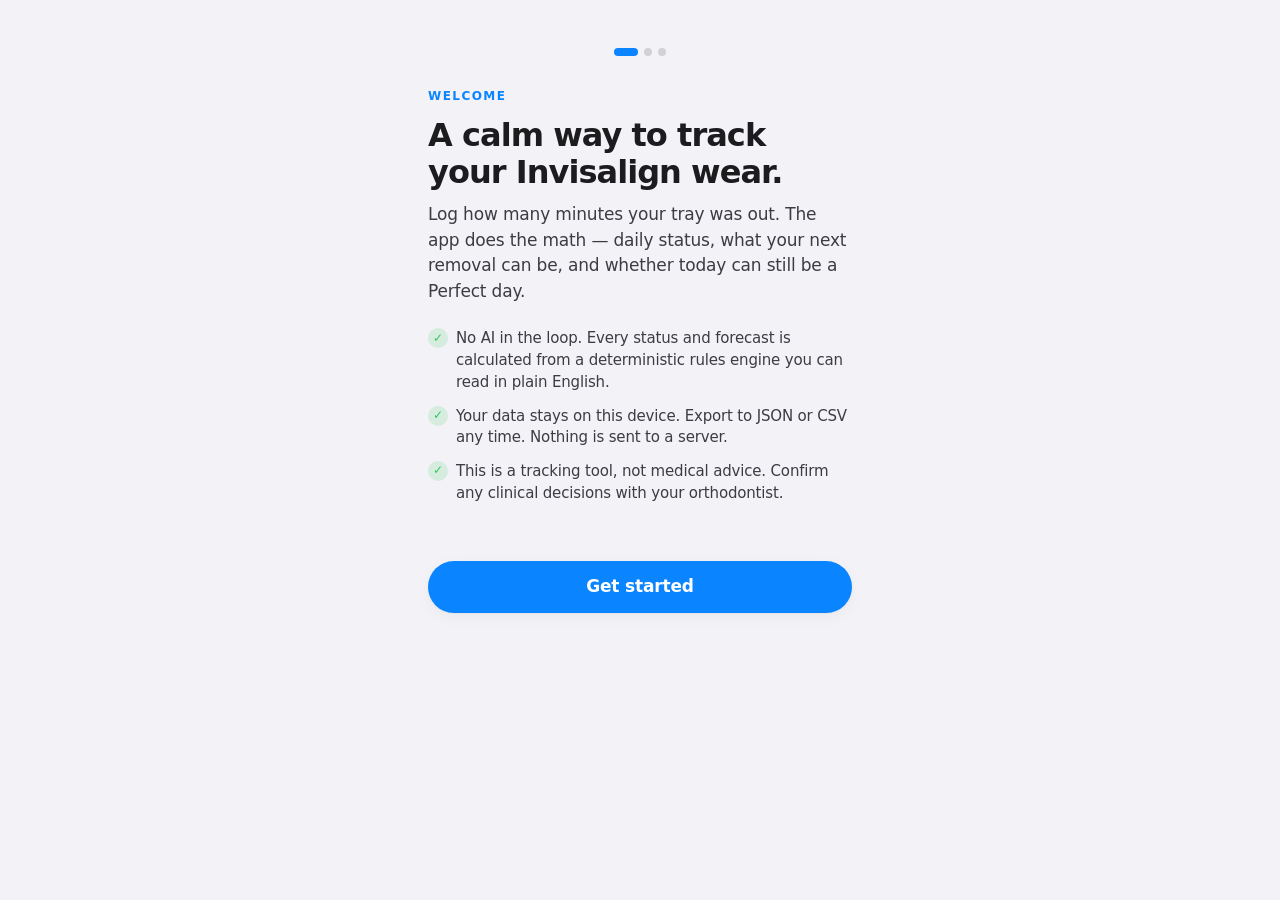
<file: index.html>
<!doctype html>
<html lang="en">
<head>
<meta charset="utf-8" />
<meta name="viewport" content="width=device-width, initial-scale=1, viewport-fit=cover, user-scalable=no" />
<meta name="apple-mobile-web-app-capable" content="yes" />
<meta name="apple-mobile-web-app-status-bar-style" content="black-translucent" />
<meta name="theme-color" content="#000000" media="(prefers-color-scheme: dark)" />
<meta name="theme-color" content="#ffffff" media="(prefers-color-scheme: light)" />
<meta name="description" content="Track your Invisalign tray-out time and stay on target — every day. Deterministic, local-first, private." />
<link rel="manifest" href="manifest.webmanifest" />
<link rel="icon" type="image/svg+xml" href="icon-192.svg" />
<link rel="apple-touch-icon" href="icon-192.svg" />
<title>Invisalign Tracker</title>
<link rel="stylesheet" href="styles.css" />
</head>
<body>

<!-- App chrome: status-bar spacer, top header, main, bottom nav -->
<header class="app-header">
  <div class="tray-pill" id="trayPill" aria-label="Current tray">
    <span class="tray-pill__label">Tray</span>
    <span class="tray-pill__num" id="trayNum">—</span>
    <span class="tray-pill__of">of</span>
    <span class="tray-pill__total" id="trayTotal">—</span>
  </div>
</header>

<main id="main" class="app-main">
  <!-- Today -->
  <section class="screen screen--active" id="screen-today" aria-label="Today">
    <div class="screen-title">TODAY</div>
    <div class="today-grid" id="todayGrid"><!-- rendered by JS --></div>
    <div class="forecast-card" id="forecastCard"><!-- rendered by JS --></div>
    <div class="next-removal-card" id="nextRemovalCard"><!-- rendered by JS --></div>
    <div class="multi-removal-card" id="multiRemovalCard" hidden><!-- rendered by JS --></div>
    <div class="timer-card" id="timerCard" hidden><!-- rendered by JS --></div>
    <div class="add-row">
      <button class="btn btn--primary" id="addBtn">
        <span class="btn__plus" aria-hidden="true">+</span>
        <span>Add Removal</span>
      </button>
      <button class="btn btn--secondary timer-start-btn" id="startTimerBtn" type="button">
        <span class="btn__dot" aria-hidden="true"></span>
        <span>Start Timer</span>
      </button>
    </div>
  </section>

  <!-- History -->
  <section class="screen" id="screen-history" aria-label="History">
    <div class="screen-title">HISTORY</div>
    <div id="historyList" class="history-list"></div>
  </section>

  <!-- Tray -->
  <section class="screen" id="screen-tray" aria-label="Tray">
    <div class="screen-title">TRAY</div>
    <div id="trayContent" class="tray-content"></div>
  </section>

  <!-- Insights -->
  <section class="screen" id="screen-insights" aria-label="Insights">
    <div class="screen-title">INSIGHTS</div>
    <div id="insightsContent" class="insights-content"></div>
  </section>

  <!-- Settings -->
  <section class="screen" id="screen-settings" aria-label="Settings">
    <div class="screen-title">SETTINGS</div>
    <div id="settingsContent" class="settings-content"></div>
  </section>

  <!-- Day Detail (modal screen) -->
  <section class="screen" id="screen-day" aria-label="Day detail">
    <button class="back-btn" id="dayBackBtn" aria-label="Back">‹ Back</button>
    <div id="dayContent" class="day-content"></div>
  </section>
</main>

<!-- Bottom tab bar -->
<nav class="tabbar" role="tablist" aria-label="Primary">
  <button class="tab tab--active" data-screen="today" role="tab" aria-selected="true">
    <span class="tab__icon" aria-hidden="true">
      <svg viewBox="0 0 24 24" width="22" height="22"><circle cx="12" cy="12" r="9" fill="none" stroke="currentColor" stroke-width="1.6"/><path d="M12 7v5l3 2" fill="none" stroke="currentColor" stroke-width="1.6" stroke-linecap="round"/></svg>
    </span>
    <span class="tab__label">Today</span>
  </button>
  <button class="tab" data-screen="history" role="tab" aria-selected="false">
    <span class="tab__icon" aria-hidden="true">
      <svg viewBox="0 0 24 24" width="22" height="22"><rect x="4" y="5" width="16" height="15" rx="2" fill="none" stroke="currentColor" stroke-width="1.6"/><path d="M8 3v4M16 3v4M4 10h16" fill="none" stroke="currentColor" stroke-width="1.6" stroke-linecap="round"/></svg>
    </span>
    <span class="tab__label">History</span>
  </button>
  <button class="tab" data-screen="tray" role="tab" aria-selected="false">
    <span class="tab__icon" aria-hidden="true">
      <svg viewBox="0 0 24 24" width="22" height="22"><path d="M5 9c0-2 2-4 7-4s7 2 7 4v6c0 2-2 4-7 4s-7-2-7-4V9z" fill="none" stroke="currentColor" stroke-width="1.6"/><path d="M9 9v6M15 9v6" fill="none" stroke="currentColor" stroke-width="1.6"/></svg>
    </span>
    <span class="tab__label">Tray</span>
  </button>
  <button class="tab" data-screen="insights" role="tab" aria-selected="false">
    <span class="tab__icon" aria-hidden="true">
      <svg viewBox="0 0 24 24" width="22" height="22"><path d="M4 20V10M10 20V4M16 20v-7M22 20H2" fill="none" stroke="currentColor" stroke-width="1.6" stroke-linecap="round"/></svg>
    </span>
    <span class="tab__label">Insights</span>
  </button>
  <button class="tab" data-screen="settings" role="tab" aria-selected="false">
    <span class="tab__icon" aria-hidden="true">
      <svg viewBox="0 0 24 24" width="22" height="22"><circle cx="12" cy="12" r="3" fill="none" stroke="currentColor" stroke-width="1.6"/><path d="M19.4 15a1.7 1.7 0 0 0 .34 1.87l.06.06a2 2 0 1 1-2.83 2.83l-.06-.06a1.7 1.7 0 0 0-1.87-.34 1.7 1.7 0 0 0-1 1.55V21a2 2 0 1 1-4 0v-.09a1.7 1.7 0 0 0-1.11-1.55 1.7 1.7 0 0 0-1.87.34l-.06.06A2 2 0 1 1 4.16 16.93l.06-.06a1.7 1.7 0 0 0 .34-1.87 1.7 1.7 0 0 0-1.55-1H3a2 2 0 1 1 0-4h.09A1.7 1.7 0 0 0 4.56 9a1.7 1.7 0 0 0-.34-1.87l-.06-.06A2 2 0 1 1 7 4.24l.06.06a1.7 1.7 0 0 0 1.87.34H9a1.7 1.7 0 0 0 1-1.55V3a2 2 0 1 1 4 0v.09a1.7 1.7 0 0 0 1 1.55 1.7 1.7 0 0 0 1.87-.34l.06-.06a2 2 0 1 1 2.83 2.83l-.06.06a1.7 1.7 0 0 0-.34 1.87V9a1.7 1.7 0 0 0 1.55 1H21a2 2 0 1 1 0 4h-.09a1.7 1.7 0 0 0-1.55 1z" fill="none" stroke="currentColor" stroke-width="1.4"/></svg>
    </span>
    <span class="tab__label">Settings</span>
  </button>
</nav>

<!-- Add-Removal sheet -->
<div class="sheet" id="addSheet" hidden aria-hidden="true">
  <div class="sheet__backdrop" data-close></div>
  <div class="sheet__panel" role="dialog" aria-labelledby="addTitle">
    <div class="sheet__grabber" aria-hidden="true"></div>
    <h2 class="sheet__title" id="addTitle">Add Removal</h2>
    <p class="sheet__prompt" id="addPrompt">How many minutes?</p>
    <form id="addForm" autocomplete="off" novalidate>
      <input
        id="addInput"
        class="add-input"
        type="text"
        inputmode="numeric"
        pattern="[0-9]*"
        placeholder="e.g. 35"
        aria-label="Minutes"
        autofocus />
      <div class="add-time-wrap" id="addTimeWrap" hidden>
        <label class="add-input__label" for="addTime">Approximate time (optional)</label>
        <input
          id="addTime"
          class="add-input add-input--time"
          type="time"
          aria-label="Approximate time" />
        <p class="add-hint">Leave blank to use midday on that day.</p>
      </div>
      <p class="add-error" id="addError" hidden></p>
      <div class="sheet__actions">
        <button type="button" class="btn btn--ghost" data-close>Cancel</button>
        <button type="submit" class="btn btn--primary">Save</button>
      </div>
    </form>
  </div>
</div>

<!-- Edit-Event sheet -->
<div class="sheet" id="editSheet" hidden aria-hidden="true">
  <div class="sheet__backdrop" data-edit-close></div>
  <div class="sheet__panel" role="dialog" aria-labelledby="editTitle">
    <div class="sheet__grabber" aria-hidden="true"></div>
    <h2 class="sheet__title" id="editTitle">Edit Removal</h2>
    <p class="sheet__prompt">New duration (minutes)</p>
    <form id="editForm" autocomplete="off" novalidate>
      <input
        id="editInput"
        class="add-input"
        type="text"
        inputmode="numeric"
        pattern="[0-9]*"
        aria-label="Minutes" />
      <p class="add-error" id="editError" hidden></p>
      <div class="sheet__actions">
        <button type="button" class="btn btn--ghost" data-edit-close>Cancel</button>
        <button type="submit" class="btn btn--primary">Save</button>
      </div>
      <div class="sheet__danger">
        <button type="button" class="btn btn--danger" id="editDelete">Delete Event</button>
      </div>
    </form>
  </div>
</div>

<!-- Confirm dialog -->
<div class="sheet" id="confirmSheet" hidden aria-hidden="true">
  <div class="sheet__backdrop" data-confirm-close></div>
  <div class="sheet__panel sheet__panel--alert" role="alertdialog" aria-labelledby="confirmTitle">
    <h2 class="sheet__title" id="confirmTitle"></h2>
    <p class="sheet__prompt" id="confirmBody"></p>
    <div class="sheet__actions">
      <button type="button" class="btn btn--ghost" id="confirmCancel">Cancel</button>
      <button type="button" class="btn btn--danger" id="confirmOk">Confirm</button>
    </div>
  </div>
</div>

<!-- Onboarding overlay (first-run) -->
<div class="onboarding" id="onboarding" hidden>
  <div class="onboarding__panel" id="onboardingPanel" role="dialog" aria-modal="true">
    <div class="onboarding__progress" id="onboardingProgress" aria-hidden="true">
      <span class="onboarding__dot onboarding__dot--active"></span>
      <span class="onboarding__dot"></span>
      <span class="onboarding__dot"></span>
    </div>
    <div class="onboarding__content" id="onboardingContent"></div>
  </div>
</div>

<!-- Rules reference screen -->
<section class="screen" id="screen-rules" aria-label="Rules reference">
  <button class="back-btn" id="rulesBackBtn" aria-label="Back">‹ Back</button>
  <div id="rulesContent" class="rules-content"></div>
</section>

<!-- Toast: lives at body level so it stays visible no matter which
     screen is active (Today, Day Detail, Insights, etc.). -->
<div class="toast" id="toast" role="status" aria-live="polite" hidden></div>

<script src="rules.js"></script>
<script src="store.js"></script>
<script src="app.js"></script>
</body>
</html>
</file>
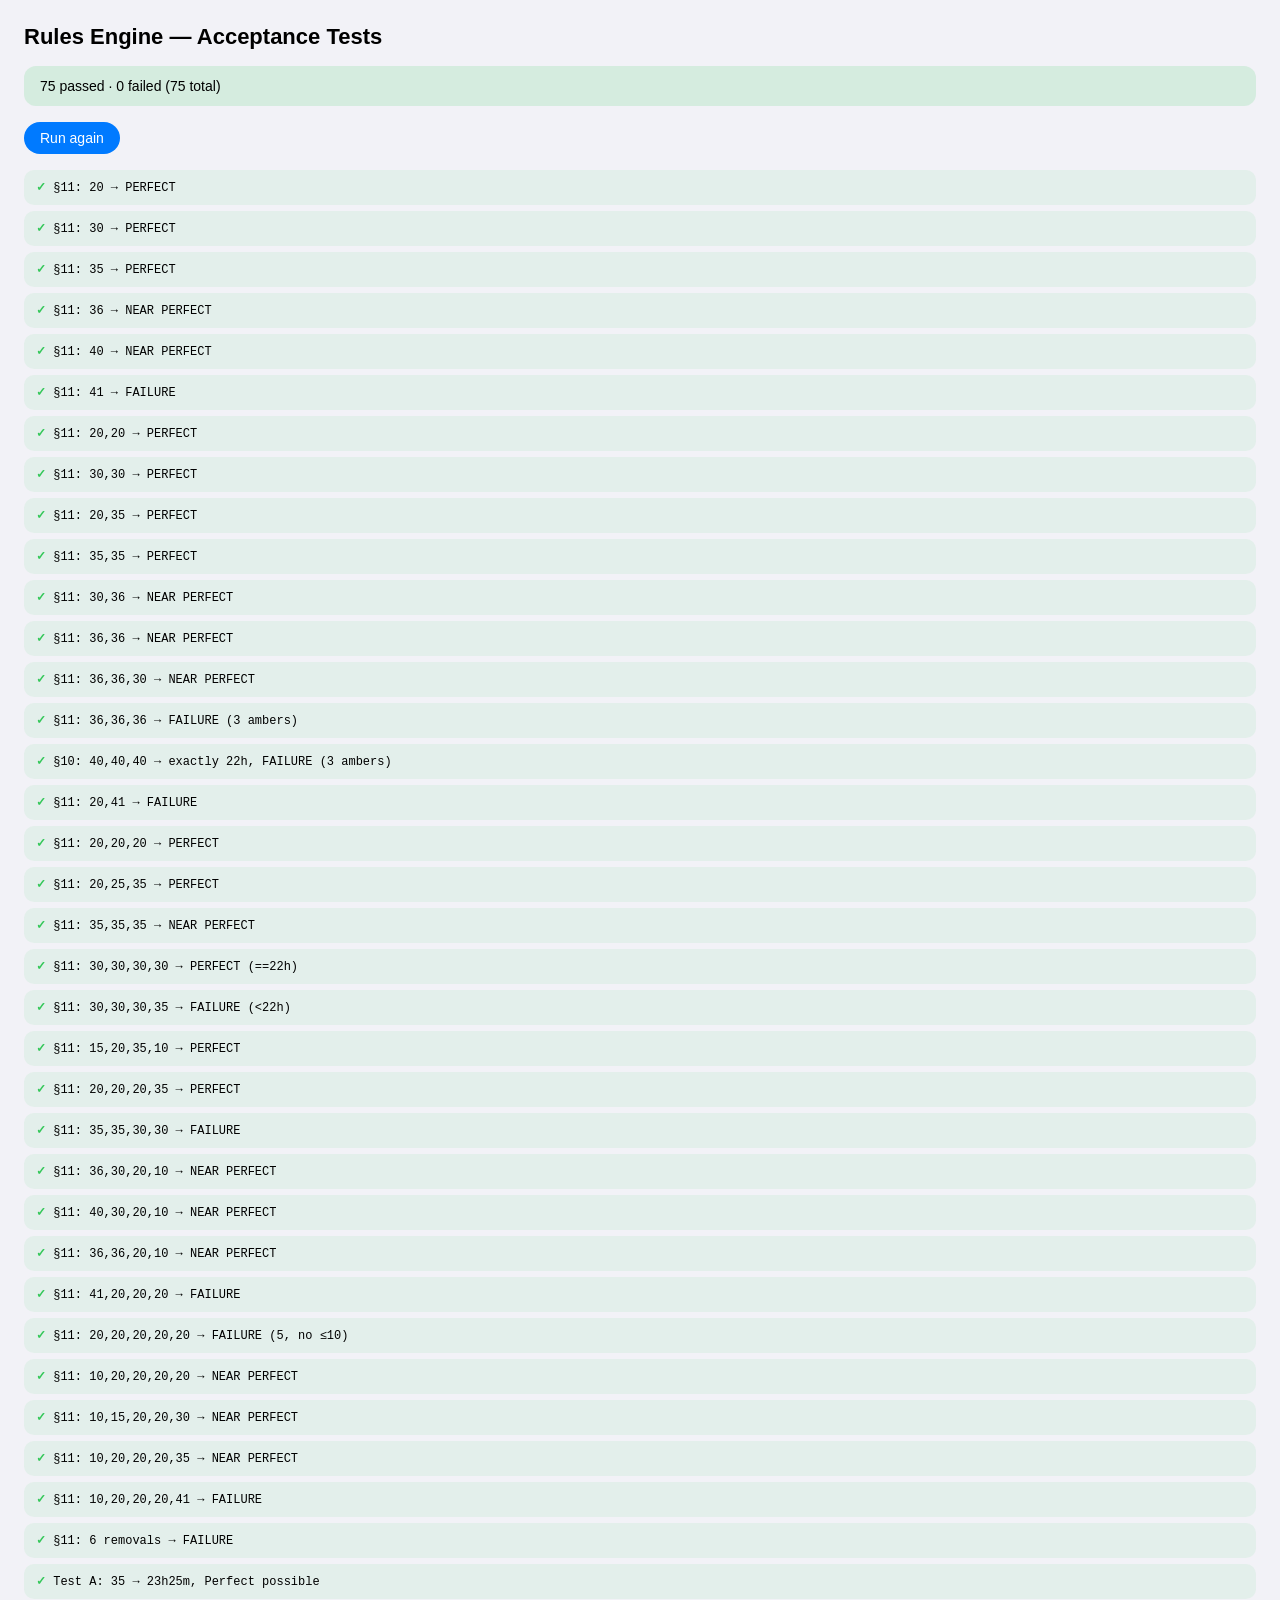
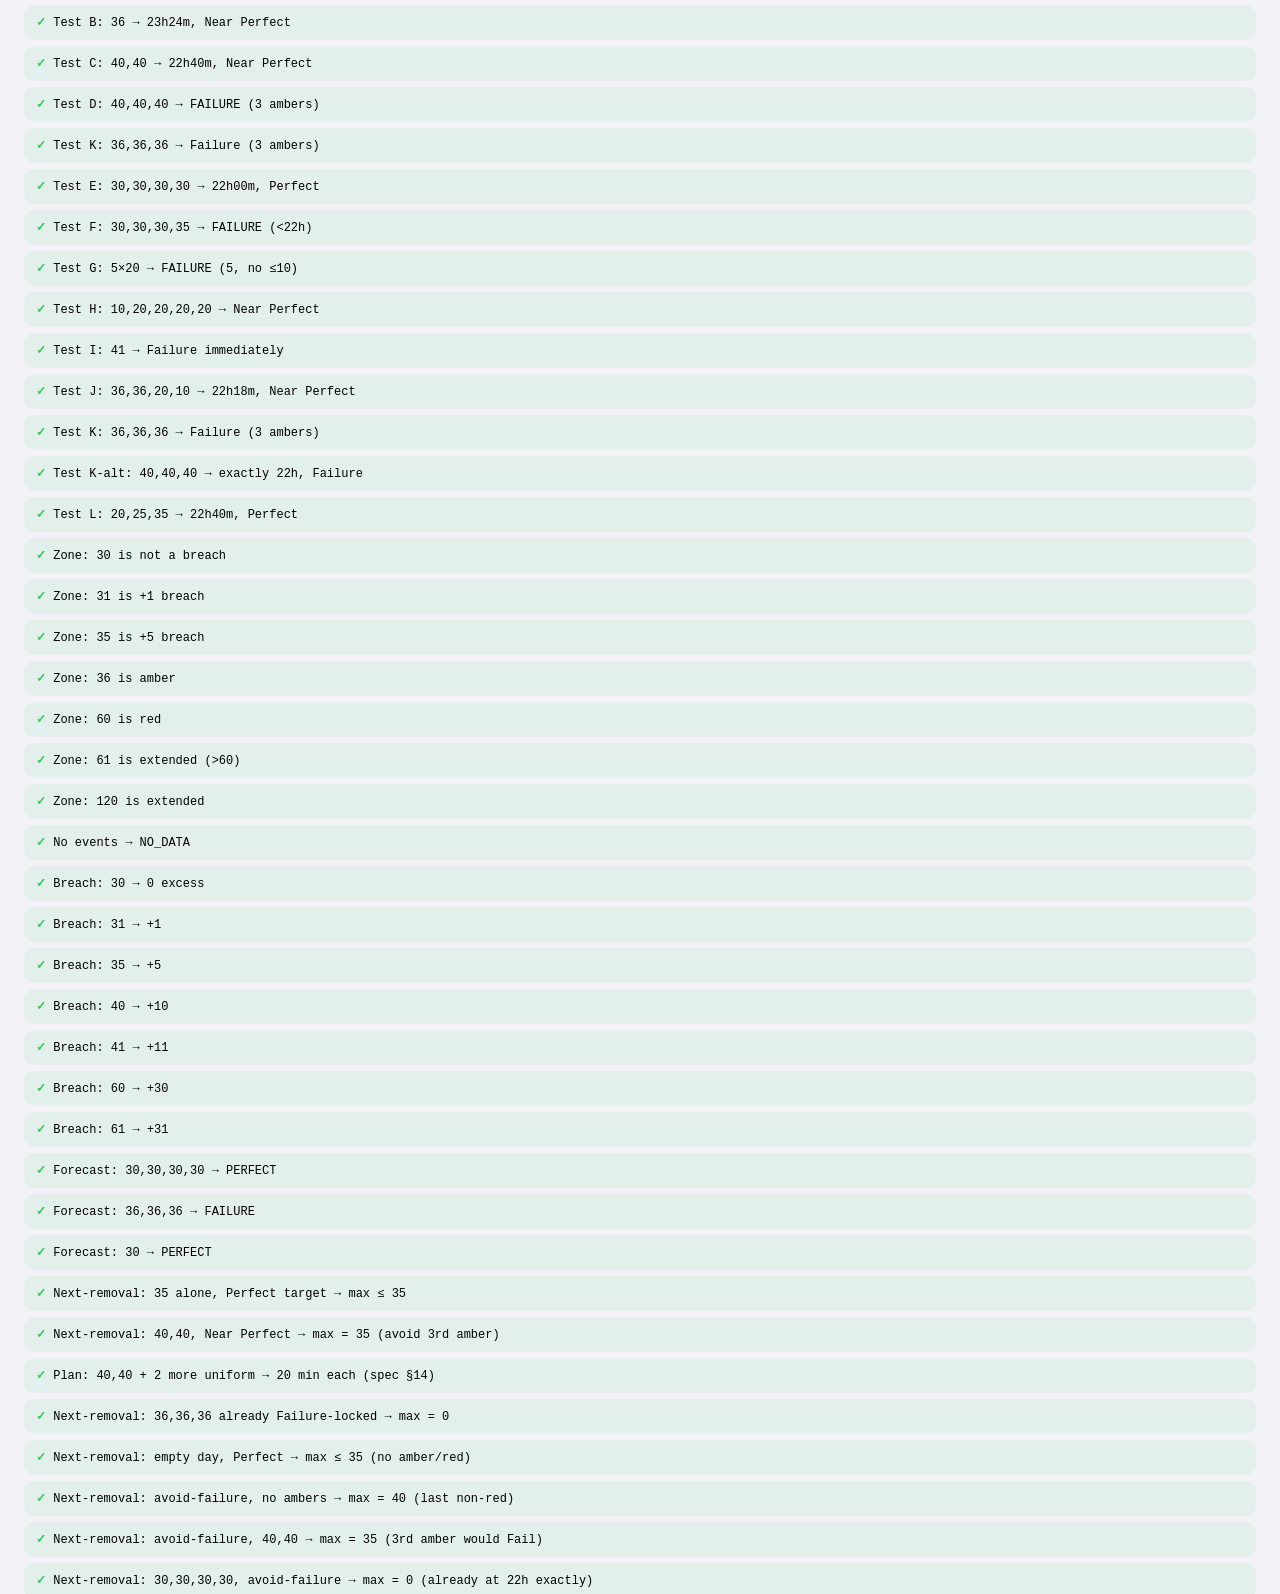
<file: tests.html>
<!doctype html>
<html lang="en">
<head>
<meta charset="utf-8" />
<meta name="viewport" content="width=device-width, initial-scale=1, viewport-fit=cover" />
<meta name="theme-color" content="#000000" media="(prefers-color-scheme: dark)" />
<meta name="theme-color" content="#ffffff" media="(prefers-color-scheme: light)" />
<title>Rules Engine — Acceptance Tests</title>
<style>
  :root { color-scheme: light dark; }
  body {
    font: 14px -apple-system, BlinkMacSystemFont, "SF Pro Text", "Helvetica Neue", Arial, sans-serif;
    margin: 0; padding: 24px; background: #f2f2f7; color: #000;
  }
  @media (prefers-color-scheme: dark) {
    body { background: #000; color: #fff; }
  }
  h1 { font-size: 22px; margin: 0 0 16px; font-weight: 600; }
  .summary { padding: 12px 16px; border-radius: 12px; background: rgba(127,127,127,.12); margin-bottom: 16px; }
  .summary.fail { background: rgba(255, 59, 48, .15); }
  .summary.pass { background: rgba(52, 199, 89, .15); }
  ul { list-style: none; padding: 0; margin: 0; }
  li {
    padding: 10px 12px; border-radius: 10px; background: rgba(127,127,127,.08);
    margin-bottom: 6px; font-family: ui-monospace, "SF Mono", Menlo, monospace; font-size: 12px;
  }
  li.fail { background: rgba(255, 59, 48, .15); }
  li.pass { background: rgba(52, 199, 89, .08); }
  .ok { color: #34c759; font-weight: 600; }
  .bad { color: #ff3b30; font-weight: 600; }
  .check { color: inherit; opacity: .8; }
  button {
    font: inherit; padding: 8px 16px; border-radius: 999px;
    background: #007aff; color: white; border: 0; cursor: pointer;
  }
  @media (prefers-color-scheme: dark) {
    button { background: #0a84ff; }
  }
</style>
</head>
<body>
<h1>Rules Engine — Acceptance Tests</h1>
<div id="summary" class="summary">Running…</div>
<button id="run">Run again</button>
<ul id="results" style="margin-top:16px"></ul>

<script src="rules.js"></script>
<script src="rules-tests.js"></script>
<script>
function render() {
  const { pass, fail, results } = window.RulesTests.runAll();
  const s = document.getElementById('summary');
  s.textContent = `${pass} passed · ${fail} failed (${results.length} total)`;
  s.classList.toggle('fail', fail > 0);
  s.classList.toggle('pass', fail === 0);
  const ul = document.getElementById('results');
  ul.innerHTML = '';
  for (const r of results) {
    const li = document.createElement('li');
    li.classList.toggle('fail', !r.allOk);
    li.classList.toggle('pass', r.allOk);
    const head = document.createElement('div');
    head.innerHTML = `<span class="${r.allOk ? 'ok' : 'bad'}">${r.allOk ? '✓' : '✗'}</span> ${r.name}`;
    li.appendChild(head);
    for (const c of r.checks) {
      if (c.ok) continue;
      const row = document.createElement('div');
      row.className = 'check';
      row.textContent = `  ${c.label}: got ${JSON.stringify(c.got)}, want ${JSON.stringify(c.want)}`;
      li.appendChild(row);
    }
    ul.appendChild(li);
  }
}
document.getElementById('run').addEventListener('click', render);
render();
</script>
</body>
</html>
</file>
<file: styles.css>
/* ============================================================
 * Invisalign Wear Tracker — Styles
 *
 * Design system: Apple Health-inspired.
 *  - System font stack (SF Pro on iOS, Inter fallback)
 *  - Generous spacing, large readable numerics
 *  - High-contrast in both light and dark modes
 *  - Subtle, restrained motion
 *  - Never color alone — always paired with text/shape
 * ============================================================ */

:root {
  /* Light tokens */
  --bg: #f2f2f7;
  --bg-elev: #ffffff;
  --bg-elev-2: #f9f9fb;
  --fg: #1c1c1e;
  --fg-secondary: #3c3c43;
  --fg-tertiary: #8e8e93;
  --separator: rgba(60, 60, 67, 0.12);
  --separator-strong: rgba(60, 60, 67, 0.18);
  --accent: #0a84ff;          /* iOS system blue */
  --accent-press: #0066cc;
  --green: #34c759;
  --amber: #ff9f0a;
  --red: #ff3b30;
  --imperfect: #af52de;       /* iOS purple — gentle, not alarming */
  --shadow-sm: 0 1px 2px rgba(0,0,0,.04), 0 4px 16px rgba(0,0,0,.04);
  --shadow-md: 0 2px 6px rgba(0,0,0,.06), 0 12px 32px rgba(0,0,0,.08);
  --radius-sm: 10px;
  --radius-md: 14px;
  --radius-lg: 20px;
  --tabbar-h: 64px;
  --header-h: 52px;
  --safe-bottom: env(safe-area-inset-bottom);
  --safe-top: env(safe-area-inset-top);
}

@media (prefers-color-scheme: dark) {
  :root {
    --bg: #000000;
    --bg-elev: #1c1c1e;
    --bg-elev-2: #2c2c2e;
    --fg: #ffffff;
    --fg-secondary: #ebebf5;
    --fg-tertiary: #8e8e93;
    --separator: rgba(84, 84, 88, 0.34);
    --separator-strong: rgba(84, 84, 88, 0.5);
    --accent: #0a84ff;
    --accent-press: #409cff;
    --green: #30d158;
    --amber: #ff9f0a;
    --red: #ff453a;
    --imperfect: #bf5af2;
    --shadow-sm: 0 1px 2px rgba(0,0,0,.5), 0 4px 16px rgba(0,0,0,.4);
    --shadow-md: 0 2px 6px rgba(0,0,0,.5), 0 12px 32px rgba(0,0,0,.5);
  }
}

/* Theme overrides when user picks light/dark/system explicitly. */
:root[data-theme="light"] {
  color-scheme: light;
  --bg: #f2f2f7;
  --bg-elev: #ffffff;
  --bg-elev-2: #f9f9fb;
  --fg: #1c1c1e;
  --fg-secondary: #3c3c43;
  --fg-tertiary: #8e8e93;
  --separator: rgba(60, 60, 67, 0.12);
  --separator-strong: rgba(60, 60, 67, 0.18);
  --accent: #0a84ff;
  --accent-press: #0066cc;
  --green: #34c759;
  --amber: #ff9f0a;
  --red: #ff3b30;
  --imperfect: #af52de;
}
:root[data-theme="dark"] {
  color-scheme: dark;
  --bg: #000000;
  --bg-elev: #1c1c1e;
  --bg-elev-2: #2c2c2e;
  --fg: #ffffff;
  --fg-secondary: #ebebf5;
  --fg-tertiary: #8e8e93;
  --separator: rgba(84, 84, 88, 0.34);
  --separator-strong: rgba(84, 84, 88, 0.5);
  --accent: #0a84ff;
  --accent-press: #409cff;
  --green: #30d158;
  --amber: #ff9f0a;
  --red: #ff453a;
  --imperfect: #bf5af2;
}

/* Reduced motion */
@media (prefers-reduced-motion: reduce) {
  *, *::before, *::after { animation: none !important; transition: none !important; }
}

* { box-sizing: border-box; -webkit-tap-highlight-color: transparent; }

html, body {
  margin: 0; padding: 0;
  font-family: -apple-system, BlinkMacSystemFont, "SF Pro Text", "SF Pro Display",
               "Helvetica Neue", Inter, system-ui, sans-serif;
  background: var(--bg);
  color: var(--fg);
  -webkit-font-smoothing: antialiased;
  -moz-osx-font-smoothing: grayscale;
  font-size: 17px;
  line-height: 1.4;
  letter-spacing: -0.01em;
  overscroll-behavior-y: contain;
}

button {
  font: inherit;
  color: inherit;
  background: none;
  border: 0;
  cursor: pointer;
}

input, textarea, select {
  font: inherit;
  color: inherit;
}

a { color: var(--accent); }

/* ---------- App header ---------- */

.app-header {
  position: sticky; top: 0; z-index: 5;
  height: calc(var(--header-h) + var(--safe-top));
  padding-top: var(--safe-top);
  background: rgba(255,255,255,0.72);
  -webkit-backdrop-filter: saturate(180%) blur(20px);
          backdrop-filter: saturate(180%) blur(20px);
  display: flex; align-items: center; justify-content: center;
  border-bottom: 1px solid var(--separator);
}
@media (prefers-color-scheme: dark) {
  .app-header { background: rgba(28,28,30,0.72); }
}
:root[data-theme="light"] .app-header { background: rgba(255,255,255,0.72); }
:root[data-theme="dark"]  .app-header { background: rgba(28,28,30,0.72); }

.tray-pill {
  display: inline-flex; align-items: baseline; gap: 6px;
  font-size: 13px; letter-spacing: 0.08em; text-transform: uppercase;
  color: var(--fg-secondary);
  font-weight: 600;
}
.tray-pill__num, .tray-pill__total {
  font-variant-numeric: tabular-nums;
  color: var(--fg);
}
.tray-pill__of { color: var(--fg-tertiary); font-weight: 500; }

/* ---------- Main / screens ---------- */

.app-main {
  padding: 24px 20px calc(var(--tabbar-h) + var(--safe-bottom) + 24px);
  max-width: 640px;
  margin: 0 auto;
}

.screen { display: none; }
.screen--active { display: block; }

.screen-title {
  font-size: 13px; font-weight: 600; letter-spacing: 0.14em;
  text-transform: uppercase;
  color: var(--fg-tertiary);
  margin: 4px 0 24px;
}

/* ---------- Today grid ---------- */

.today-grid {
  display: grid;
  grid-template-columns: repeat(3, 1fr);
  gap: 1px;
  background: var(--separator);
  border-radius: var(--radius-lg);
  overflow: hidden;
  box-shadow: var(--shadow-sm);
  margin-bottom: 16px;
}
.today-grid__cell {
  background: var(--bg-elev);
  padding: 18px 12px;
  display: flex; flex-direction: column; align-items: center; gap: 6px;
}
.today-grid__label {
  font-size: 11px; font-weight: 600; letter-spacing: 0.1em;
  text-transform: uppercase;
  color: var(--fg-tertiary);
}
.today-grid__value {
  font-size: 24px; font-weight: 600;
  font-variant-numeric: tabular-nums;
  letter-spacing: -0.02em;
}
.today-grid__unit {
  font-size: 12px; color: var(--fg-tertiary); font-weight: 500;
}
.today-grid__value--accent { color: var(--accent); }
.today-grid__hint {
  margin-top: 4px;
  font-size: 11px;
  font-weight: 500;
  color: var(--fg-tertiary);
  letter-spacing: 0;
  text-transform: none;
  font-variant-numeric: tabular-nums;
}

/* ---------- Forecast & Next-removal cards ---------- */

.forecast-card,
.next-removal-card,
.multi-removal-card {
  background: var(--bg-elev);
  border-radius: var(--radius-lg);
  padding: 20px;
  margin-bottom: 12px;
  box-shadow: var(--shadow-sm);
}
.forecast-card__head,
.next-removal-card__head,
.multi-removal-card__head {
  font-size: 11px; font-weight: 600; letter-spacing: 0.1em;
  text-transform: uppercase;
  color: var(--fg-tertiary);
  margin-bottom: 8px;
}
.forecast-card__status,
.next-removal-card__max,
.multi-removal-card__plan {
  font-size: 28px; font-weight: 700;
  letter-spacing: -0.02em;
  font-variant-numeric: tabular-nums;
}
.forecast-card__sub,
.next-removal-card__sub,
.multi-removal-card__sub {
  margin-top: 6px;
  font-size: 14px;
  color: var(--fg-secondary);
}

/* Status accents (subtle — never color alone) */
.forecast-card[data-tone="perfect"]    .forecast-card__status { color: var(--green); }
.forecast-card[data-tone="near"]       .forecast-card__status { color: var(--green); }
.forecast-card[data-tone="imperfect"]  .forecast-card__status { color: var(--imperfect); }
.forecast-card[data-tone="failure"]    .forecast-card__status { color: var(--red); }
.forecast-card[data-tone="nodata"]     .forecast-card__status { color: var(--fg-tertiary); }
.forecast-card[data-tone="progress"]   .forecast-card__status { color: var(--accent); }

.next-removal-card[data-tone="perfect"]    .next-removal-card__max { color: var(--green); }
.next-removal-card[data-tone="near"]       .next-removal-card__max { color: var(--green); }
.next-removal-card[data-tone="imperfect"]  .next-removal-card__max { color: var(--imperfect); }
.next-removal-card[data-tone="failure"]    .next-removal-card__max { color: var(--red); }
.next-removal-card[data-tone="nodata"]     .next-removal-card__max { color: var(--fg-tertiary); }
.next-removal-card[data-tone="progress"]   .next-removal-card__max { color: var(--accent); }

.next-removal-card__unit {
  font-size: 16px; font-weight: 600;
  color: var(--fg-tertiary);
  margin-left: 4px;
}
.next-removal-card__sections {
  display: grid;
  grid-template-columns: 1fr auto;
  gap: 20px;
  align-items: end;
  margin-top: 4px;
}
.next-removal-card__section {
  display: flex; flex-direction: column;
  gap: 4px;
}
.next-removal-card__total {
  font-size: 28px; font-weight: 700;
  letter-spacing: -0.02em;
  font-variant-numeric: tabular-nums;
  color: var(--fg);
}
.next-removal-card[data-tone="failure"] .next-removal-card__total { color: var(--red); }
.next-removal-card[data-tone="perfect"]  .next-removal-card__total { color: var(--green); }

/* Per-count capacity list (1 more, 2 more, 3 more, …) */
.next-removal-card__list {
  display: flex; flex-direction: column;
  margin-top: 4px;
  gap: 1px;
}
.next-removal-card__row {
  display: flex; align-items: baseline; justify-content: space-between;
  gap: 12px;
  padding: 6px 0;
  border-top: 1px solid var(--separator);
}
.next-removal-card__row:first-child {
  border-top: 0;
  padding-top: 2px;
}
.next-removal-card__row-count {
  font-size: 15px;
  color: var(--fg-secondary);
  font-weight: 500;
}
.next-removal-card__row-max {
  font-size: 17px;
  font-weight: 600;
  font-variant-numeric: tabular-nums;
  color: var(--fg);
  letter-spacing: -0.01em;
}
.next-removal-card[data-tone="failure"] .next-removal-card__row-max { color: var(--fg); }
.next-removal-card__row-text {
  font-size: 17px;
  font-weight: 600;
  color: var(--fg);
}
.next-removal-card__row-sub {
  font-size: 13px;
  color: var(--fg-secondary);
}
.next-removal-card__row--failure .next-removal-card__row-text {
  color: var(--red);
}
.next-removal-card__totalbox {
  margin-top: 14px;
  padding-top: 12px;
  border-top: 1px solid var(--separator);
}

.forecast-card__why {
  margin-top: 8px;
  font-size: 13px;
  color: var(--fg-tertiary);
}

.add-row {
  position: sticky; bottom: calc(var(--tabbar-h) + var(--safe-bottom) + 8px);
  margin-top: 16px;
  z-index: 4;
  display: flex; flex-direction: column; gap: 10px;
}
.btn {
  display: inline-flex; align-items: center; justify-content: center; gap: 8px;
  width: 100%;
  height: 52px;
  border-radius: 999px;
  font-size: 17px; font-weight: 600;
  letter-spacing: -0.01em;
  transition: transform .15s ease, opacity .15s ease, background-color .15s ease;
}
.btn:active { transform: scale(0.985); }
.btn--primary {
  background: var(--accent);
  color: #fff;
  box-shadow: var(--shadow-sm);
}
.btn--primary:hover, .btn--primary:focus-visible { background: var(--accent-press); }
.btn--ghost {
  background: transparent;
  color: var(--accent);
}
.btn--danger {
  background: transparent;
  color: var(--red);
  height: 44px;
}
.btn--secondary {
  background: var(--bg-elev-2);
  color: var(--fg);
}
.btn__plus {
  font-size: 22px; font-weight: 500;
  transform: translateY(-1px);
}
.btn__dot {
  width: 8px; height: 8px;
  border-radius: 50%;
  background: var(--accent);
}
.timer-start-btn {
  height: 48px;
  font-size: 15px;
}

/* Timer card */
.timer-card {
  background: var(--bg-elev);
  border-radius: var(--radius-lg);
  padding: 20px;
  margin-bottom: 12px;
  box-shadow: var(--shadow-sm);
  border: 1px solid var(--separator);
}
.timer-card[data-state="long"] { border-color: var(--amber); }
.timer-card__head {
  font-size: 11px; font-weight: 600; letter-spacing: 0.1em;
  text-transform: uppercase;
  color: var(--fg-tertiary);
  margin-bottom: 6px;
}
.timer-card__elapsed {
  font-size: 44px;
  font-weight: 700;
  letter-spacing: -0.03em;
  font-variant-numeric: tabular-nums;
  color: var(--fg);
  line-height: 1.1;
}
.timer-card[data-state="long"] .timer-card__elapsed { color: var(--amber); }
.timer-card__warn {
  margin-top: 6px;
  font-size: 13px;
  color: var(--amber);
}
.timer-card__actions {
  display: flex; gap: 10px;
  margin-top: 16px;
}
.timer-card__actions .btn { flex: 1; height: 46px; }

/* ---------- Toast ---------- */

.toast {
  position: fixed;
  left: 50%;
  transform: translateX(-50%);
  bottom: calc(var(--tabbar-h) + var(--safe-bottom) + 80px);
  z-index: 10;
  background: rgba(28,28,30,0.92);
  -webkit-backdrop-filter: blur(20px);
          backdrop-filter: blur(20px);
  color: #fff;
  border-radius: 14px;
  padding: 12px 16px;
  display: flex; align-items: center; gap: 14px;
  font-size: 14px;
  box-shadow: var(--shadow-md);
  max-width: calc(100% - 40px);
  animation: toast-in .25s ease-out;
}
@keyframes toast-in {
  from { opacity: 0; transform: translate(-50%, 8px); }
  to   { opacity: 1; transform: translate(-50%, 0); }
}
.toast__undo {
  color: #ffd60a;
  font-weight: 600;
  padding: 4px 8px;
  border-radius: 8px;
}
.toast__undo:active { background: rgba(255, 214, 10, .15); }

/* ---------- Sheets ---------- */

body.sheet-open { overflow: hidden; }

.sheet {
  position: fixed; inset: 0; z-index: 100;
  display: flex; align-items: flex-end; justify-content: center;
}
.sheet[hidden] { display: none !important; }
.sheet__backdrop {
  position: absolute; inset: 0;
  background: rgba(0,0,0,0.35);
  animation: sheet-fade .25s ease-out;
}
@keyframes sheet-fade { from { opacity: 0 } to { opacity: 1 } }
.sheet__panel {
  position: relative;
  width: 100%;
  max-width: 480px;
  background: var(--bg-elev);
  border-radius: 24px 24px 0 0;
  padding: 16px 20px calc(24px + var(--safe-bottom));
  box-shadow: 0 -8px 32px rgba(0,0,0,.18);
  animation: sheet-up .3s cubic-bezier(.2,.8,.2,1);
}
.sheet__panel--alert {
  border-radius: 20px;
  margin: auto 16px;
  animation: alert-in .2s ease-out;
}
@keyframes sheet-up {
  from { transform: translateY(100%); }
  to   { transform: translateY(0); }
}
@keyframes alert-in {
  from { opacity: 0; transform: scale(.96); }
  to   { opacity: 1; transform: scale(1); }
}
.sheet__grabber {
  width: 36px; height: 4px;
  background: var(--separator-strong);
  border-radius: 999px;
  margin: 0 auto 12px;
}
.sheet__title {
  font-size: 17px; font-weight: 600;
  margin: 0 0 4px;
  text-align: center;
}
.sheet__prompt {
  margin: 0 0 16px;
  text-align: center;
  font-size: 14px;
  color: var(--fg-secondary);
}
.sheet__actions {
  display: flex; gap: 10px;
  margin-top: 16px;
}
.sheet__actions .btn { flex: 1; height: 48px; }
.sheet__danger {
  display: flex; justify-content: center;
  margin-top: 12px;
}

.add-input {
  width: 100%;
  height: 64px;
  border-radius: 14px;
  background: var(--bg-elev-2);
  border: 1px solid var(--separator);
  text-align: center;
  font-size: 32px;
  font-weight: 600;
  font-variant-numeric: tabular-nums;
  letter-spacing: -0.02em;
  outline: none;
  transition: border-color .15s ease;
}
.add-input:focus {
  border-color: var(--accent);
}
.add-input--time {
  height: 48px;
  font-size: 18px;
  margin-top: 8px;
}
.add-time-wrap {
  margin-top: 16px;
  text-align: left;
}
.add-input__label {
  display: block;
  font-size: 13px;
  color: var(--fg-secondary);
  font-weight: 500;
  margin-bottom: 4px;
}
.add-hint {
  margin: 6px 0 0;
  font-size: 12px;
  color: var(--fg-tertiary);
}
.add-error {
  margin: 8px 0 0;
  font-size: 13px;
  color: var(--red);
  text-align: center;
}

/* ---------- Tab bar ---------- */

.tabbar {
  position: fixed; left: 0; right: 0; bottom: 0;
  display: flex;
  height: calc(var(--tabbar-h) + var(--safe-bottom));
  padding-bottom: var(--safe-bottom);
  background: rgba(255,255,255,0.78);
  -webkit-backdrop-filter: saturate(180%) blur(20px);
          backdrop-filter: saturate(180%) blur(20px);
  border-top: 1px solid var(--separator);
  z-index: 6;
}
:root[data-theme="light"] .tabbar { background: rgba(255,255,255,0.78); }
:root[data-theme="dark"]  .tabbar { background: rgba(28,28,30,0.78); }
@media (prefers-color-scheme: dark) {
  .tabbar { background: rgba(28,28,30,0.78); }
}
.tab {
  flex: 1;
  display: flex; flex-direction: column; align-items: center; justify-content: center;
  gap: 3px;
  color: var(--fg-tertiary);
  font-size: 10px; font-weight: 500;
  letter-spacing: 0.02em;
  transition: color .15s ease;
  padding-top: 6px;
}
.tab__icon { display: inline-flex; }
.tab--active { color: var(--accent); }
.tab__label { font-size: 10px; }

/* ---------- History list ---------- */

.history-list { display: flex; flex-direction: column; gap: 8px; }
.history-row {
  display: grid;
  grid-template-columns: 1fr auto auto;
  align-items: center;
  gap: 14px;
  padding: 14px 16px;
  background: var(--bg-elev);
  border-radius: var(--radius-md);
  box-shadow: var(--shadow-sm);
  text-align: left;
  transition: transform .15s ease, background-color .15s ease;
  cursor: pointer;
}
.history-row:active { transform: scale(0.99); }
.history-row__date { font-size: 15px; font-weight: 600; }
.history-row__sub  { font-size: 12px; color: var(--fg-tertiary); margin-top: 2px; }
.history-row__badge {
  font-size: 11px; font-weight: 700; letter-spacing: 0.06em;
  text-transform: uppercase;
  padding: 4px 8px;
  border-radius: 999px;
  background: var(--bg-elev-2);
  color: var(--fg-secondary);
}
.history-row__badge[data-status="PERFECT"]      { color: var(--green); }
.history-row__badge[data-status="NEAR_PERFECT"] { color: var(--green); }
.history-row__badge[data-status="IMPERFECT"]    { color: var(--imperfect); }
.history-row__badge[data-status="FAILURE"]      { color: var(--red); }
.history-row__badge[data-status="IN_PROGRESS"]  { color: var(--accent); }
.history-row__badge[data-status="NO_DATA"]      { color: var(--fg-tertiary); }

.history-row__chev { color: var(--fg-tertiary); font-size: 18px; }

/* ---------- Day detail ---------- */

.back-btn {
  font-size: 15px; color: var(--accent);
  padding: 6px 0;
  margin-bottom: 8px;
}
.day-content { display: flex; flex-direction: column; gap: 14px; }
.day-header {
  padding: 24px 20px;
  border-radius: var(--radius-lg);
  background: var(--bg-elev);
  box-shadow: var(--shadow-sm);
}
.day-header__date { font-size: 13px; color: var(--fg-tertiary); letter-spacing: 0.06em; text-transform: uppercase; font-weight: 600; }
.day-header__top {
  display: flex; align-items: center; justify-content: space-between;
  gap: 12px;
}
.day-header__tray {
  font-size: 12px;
  font-weight: 700;
  letter-spacing: 0.06em;
  text-transform: uppercase;
  padding: 4px 10px;
  border-radius: 999px;
  background: rgba(10, 132, 255, 0.12);
  color: var(--accent);
}
.day-header__tray[data-state="past"] {
  background: var(--bg-elev-2);
  color: var(--fg-secondary);
}
.day-header__add {
  margin-left: auto;
  font-size: 13px;
  font-weight: 600;
  padding: 6px 12px;
  border-radius: 999px;
  border: 1px solid var(--border);
  background: var(--bg-elev-2);
  color: var(--green);
  cursor: pointer;
  transition: background-color .15s ease, transform .15s ease;
}
.day-header__add:hover { background: var(--bg-elev-3); }
.day-header__add:active { transform: scale(0.97); }

.day-empty__add {
  margin-top: 14px;
  font-size: 15px;
  padding: 10px 20px;
}
.day-header__status { font-size: 28px; font-weight: 700; letter-spacing: -0.02em; margin-top: 4px; }
.day-header__status[data-status="PERFECT"]      { color: var(--green); }
.day-header__status[data-status="NEAR_PERFECT"] { color: var(--green); }
.day-header__status[data-status="IMPERFECT"]    { color: var(--imperfect); }
.day-header__status[data-status="FAILURE"]      { color: var(--red); }
.day-header__reason { margin-top: 6px; font-size: 14px; color: var(--fg-secondary); }
.day-header__metrics {
  display: grid; grid-template-columns: repeat(3, 1fr);
  gap: 12px;
  margin-top: 18px;
}
.day-header__metric { display: flex; flex-direction: column; gap: 2px; }
.day-header__metric-label { font-size: 11px; color: var(--fg-tertiary); text-transform: uppercase; letter-spacing: 0.08em; font-weight: 600; }
.day-header__metric-value { font-size: 20px; font-weight: 600; font-variant-numeric: tabular-nums; }

.event-list {
  background: var(--bg-elev);
  border-radius: var(--radius-lg);
  overflow: hidden;
  box-shadow: var(--shadow-sm);
}
.event-list__title {
  font-size: 11px; font-weight: 600; letter-spacing: 0.1em;
  text-transform: uppercase;
  color: var(--fg-tertiary);
  padding: 14px 16px 6px;
}
.event-row {
  display: grid;
  grid-template-columns: 28px 1fr auto auto;
  align-items: center;
  gap: 12px;
  padding: 12px 16px;
  border-top: 1px solid var(--separator);
  font-size: 15px;
}
.event-row__num { font-variant-numeric: tabular-nums; color: var(--fg-tertiary); font-weight: 500; }
.event-row__main {
  display: flex; flex-direction: column;
  gap: 2px;
  min-width: 0;
}
.event-row__zone {
  display: inline-flex; align-items: center; gap: 6px;
  font-weight: 600;
}
.event-row__dot {
  width: 8px; height: 8px; border-radius: 50%;
  background: var(--green);
}
.event-row__zone[data-zone="GREEN_BREACH"] .event-row__dot { background: var(--green); }
.event-row__zone[data-zone="AMBER"]        .event-row__dot { background: var(--amber); }
.event-row__zone[data-zone="RED"]          .event-row__dot { background: var(--red); }
.event-row__zone[data-zone="EXTENDED"]     .event-row__dot { background: var(--red); }
.event-row__sub {
  font-size: 12px;
  color: var(--fg-tertiary);
  font-variant-numeric: tabular-nums;
  line-height: 1.3;
}
.event-row__dur {
  font-variant-numeric: tabular-nums; font-weight: 600;
  color: var(--fg);
  white-space: nowrap;
}
.event-row__edit {
  color: var(--accent); font-size: 15px;
  padding: 4px 6px;
}

.empty-block {
  padding: 40px 20px;
  text-align: center;
  color: var(--fg-tertiary);
  border-radius: var(--radius-lg);
  background: var(--bg-elev);
  box-shadow: var(--shadow-sm);
}
.empty-block__title { font-size: 17px; color: var(--fg); font-weight: 600; margin-bottom: 6px; }

/* ---------- Insights (redesigned) ---------- */

.insights-content { display: flex; flex-direction: column; gap: 14px; }

.insights-card {
  background: var(--bg-elev);
  border-radius: var(--radius-lg);
  padding: 22px;
  box-shadow: var(--shadow-sm);
}
.insights-card__head {
  display: flex; align-items: baseline; justify-content: space-between;
  margin-bottom: 14px;
}
.insights-card__title {
  font-size: 11px; font-weight: 600; letter-spacing: 0.12em;
  text-transform: uppercase;
  color: var(--fg-tertiary);
}
.insights-card__hint {
  font-size: 12px; color: var(--fg-tertiary);
  font-variant-numeric: tabular-nums;
}

.insights-hero {
  display: grid;
  grid-template-columns: auto 1fr;
  align-items: end;
  gap: 16px;
  margin-bottom: 16px;
}
.insights-hero__big {
  font-size: 56px;
  font-weight: 700;
  letter-spacing: -0.04em;
  font-variant-numeric: tabular-nums;
  line-height: 0.9;
  color: var(--green);
}
.insights-hero__big--near     { color: #5ac8fa; }
.insights-hero__big--imperfect{ color: var(--imperfect); }
.insights-hero__big--failure  { color: var(--red); }
.insights-hero__big--neutral  { color: var(--fg-secondary); }
.insights-hero__label {
  font-size: 14px;
  color: var(--fg-secondary);
  line-height: 1.3;
  padding-bottom: 4px;
}
.insights-hero__label strong {
  font-weight: 600;
  color: var(--fg);
}

.insights-bar {
  height: 14px;
  border-radius: 999px;
  overflow: hidden;
  background: var(--bg-elev-2);
  display: flex;
}
.insights-bar__seg { height: 100%; transition: width .3s ease; }
.insights-bar__seg--perfect   { background: var(--green); }
.insights-bar__seg--near      { background: #5ac8fa; }
.insights-bar__seg--imperfect { background: var(--imperfect); }
.insights-bar__seg--failure   { background: var(--red); }

.insights-legend {
  display: flex; flex-wrap: wrap; gap: 8px 14px;
  margin-top: 12px;
  font-size: 13px;
  color: var(--fg-secondary);
}
.insights-legend__item {
  display: inline-flex; align-items: center; gap: 6px;
}
.insights-legend__swatch {
  display: inline-block; width: 10px; height: 10px;
  border-radius: 3px;
}
.insights-legend__count {
  font-variant-numeric: tabular-nums;
  font-weight: 600;
  color: var(--fg);
}

.insights-dots {
  display: grid;
  grid-template-columns: repeat(auto-fit, minmax(11px, 1fr));
  gap: 5px;
  margin: 14px 0;
  max-width: 100%;
}
.insights-dot {
  width: 11px; height: 11px;
  border-radius: 50%;
  background: var(--bg-elev-2);
}
.insights-dot[data-status="PERFECT"]      { background: var(--green); }
.insights-dot[data-status="NEAR_PERFECT"] { background: #5ac8fa; }
.insights-dot[data-status="IMPERFECT"]    { background: var(--imperfect); }
.insights-dot[data-status="FAILURE"]      { background: var(--red); }
.insights-dot[data-status="NO_DATA"]      { background: var(--bg-elev-2); border: 1px solid var(--separator-strong); }
.insights-dot[data-today="true"] {
  box-shadow: 0 0 0 2px var(--bg), 0 0 0 3px var(--accent);
}

.insights-streak {
  display: flex; align-items: center; gap: 14px;
  padding: 14px 16px;
  border-radius: var(--radius-md);
  background: var(--bg-elev-2);
  margin-top: 14px;
}
.insights-streak__icon {
  font-size: 24px;
  line-height: 1;
}
.insights-streak__main {
  flex: 1;
  display: flex; align-items: baseline; gap: 8px;
}
.insights-streak__num {
  font-size: 22px; font-weight: 700;
  font-variant-numeric: tabular-nums;
  color: var(--green);
}
.insights-streak__num--neutral { color: var(--fg); }
.insights-streak__label {
  font-size: 14px; color: var(--fg-secondary);
}
.insights-streak__best {
  font-size: 12px;
  color: var(--fg-tertiary);
  font-variant-numeric: tabular-nums;
}

.insights-averages {
  display: grid;
  grid-template-columns: repeat(2, 1fr);
  gap: 14px 20px;
}
.insights-avg {
  display: flex; flex-direction: column; gap: 2px;
}
.insights-avg__value {
  font-size: 22px; font-weight: 600;
  font-variant-numeric: tabular-nums;
  letter-spacing: -0.01em;
}
.insights-avg__label {
  font-size: 11px;
  font-weight: 600;
  letter-spacing: 0.08em;
  text-transform: uppercase;
  color: var(--fg-tertiary);
}

/* ---------- Tray ---------- */

.tray-content { display: flex; flex-direction: column; gap: 14px; }
.tray-summary {
  background: var(--bg-elev);
  border-radius: var(--radius-lg);
  padding: 24px;
  box-shadow: var(--shadow-sm);
  text-align: center;
}
.tray-summary__label {
  font-size: 11px; font-weight: 600; letter-spacing: 0.1em;
  text-transform: uppercase; color: var(--fg-tertiary);
}
.tray-summary__num {
  font-size: 56px; font-weight: 700;
  font-variant-numeric: tabular-nums;
  letter-spacing: -0.04em;
  margin: 6px 0;
  color: var(--accent);
}
.tray-summary__total { font-size: 15px; color: var(--fg-secondary); }
.tray-summary__meta { margin-top: 12px; font-size: 13px; color: var(--fg-tertiary); }

.tray-gate {
  background: var(--bg-elev);
  border-radius: var(--radius-lg);
  padding: 20px;
  box-shadow: var(--shadow-sm);
}

.tray-summary__day {
  margin-top: 8px;
  font-size: 17px;
  font-weight: 600;
  letter-spacing: -0.01em;
  color: var(--fg);
}
.tray-summary__day[data-state="overdue"] { color: var(--red); }
.tray-summary__day[data-state="complete"] { color: var(--amber); }
.tray-summary__hint {
  margin-top: 4px;
  font-size: 13px;
  color: var(--fg-secondary);
  font-variant-numeric: tabular-nums;
}
.tray-progress {
  margin-top: 16px;
  height: 6px;
  background: var(--bg-elev-2);
  border-radius: 999px;
  overflow: hidden;
}
.tray-progress__fill {
  height: 100%;
  background: var(--accent);
  border-radius: 999px;
  transition: width .25s ease;
}
.tray-progress__fill[data-state="overdue"] { background: var(--amber); }

.tray-history {
  background: var(--bg-elev);
  border-radius: var(--radius-lg);
  padding: 20px;
  box-shadow: var(--shadow-sm);
}
.tray-history__title {
  font-size: 11px; font-weight: 600; letter-spacing: 0.1em;
  text-transform: uppercase; color: var(--fg-tertiary);
  margin-bottom: 10px;
}
.tray-history__row {
  display: grid;
  grid-template-columns: auto 1fr auto;
  gap: 12px;
  align-items: baseline;
  padding: 8px 0;
  border-top: 1px solid var(--separator);
  font-size: 14px;
}
.tray-history__row:first-of-type { border-top: 0; }
.tray-history__num { font-weight: 600; }
.tray-history__date {
  font-variant-numeric: tabular-nums;
  color: var(--fg-secondary);
}
.tray-history__hint {
  font-size: 12px;
  color: var(--fg-tertiary);
}
.tray-gate__title {
  font-size: 11px; font-weight: 600; letter-spacing: 0.1em;
  text-transform: uppercase; color: var(--fg-tertiary);
  margin-bottom: 12px;
}
.tray-gate__row {
  display: grid; grid-template-columns: 1fr auto;
  align-items: center; gap: 12px;
  padding: 10px 0;
  border-top: 1px solid var(--separator);
  font-size: 15px;
}
.tray-gate__row:first-of-type { border-top: 0; }
.tray-gate__date { font-variant-numeric: tabular-nums; font-weight: 600; }
.tray-gate__status { font-size: 11px; font-weight: 700; letter-spacing: 0.06em; text-transform: uppercase; }
.tray-gate__status[data-state="PASSED"]     { color: var(--green); }
.tray-gate__status[data-state="WAITING"]    { color: var(--accent); }
.tray-gate__status[data-state="NOT_MET"]    { color: var(--red); }
.tray-gate__status[data-state="IN_PROGRESS"]{ color: var(--amber); }

.tray-gate__verdict {
  margin-top: 14px;
  padding: 12px 14px;
  border-radius: var(--radius-md);
  background: var(--bg-elev-2);
  font-size: 14px;
  color: var(--fg-secondary);
}
.tray-gate__verdict[data-state="PASSED"]     { background: rgba(52, 199, 89, .12); color: var(--green); }
.tray-gate__verdict[data-state="WAITING"]    { background: rgba(10, 132, 255, .12); color: var(--accent); }
.tray-gate__verdict[data-state="NOT_MET"]    { background: rgba(255, 59, 48, .12); color: var(--red); }

/* ---------- Settings ---------- */

.settings-content { display: flex; flex-direction: column; gap: 20px; }
.settings-group {
  background: var(--bg-elev);
  border-radius: var(--radius-lg);
  overflow: hidden;
  box-shadow: var(--shadow-sm);
}
.settings-group__title {
  font-size: 11px; font-weight: 600; letter-spacing: 0.1em;
  text-transform: uppercase;
  color: var(--fg-tertiary);
  padding: 16px 20px 8px;
}
.settings-row {
  display: grid;
  grid-template-columns: 1fr auto;
  align-items: center;
  gap: 12px;
  padding: 12px 20px;
  border-top: 1px solid var(--separator);
  font-size: 15px;
  min-height: 48px;
}
.settings-row:first-of-type { border-top: 0; }
.settings-row__label { color: var(--fg-secondary); }
.settings-row__value { color: var(--fg); font-weight: 600; font-variant-numeric: tabular-nums; text-align: right; }
.settings-row__action { color: var(--accent); font-weight: 500; padding: 0; min-height: 32px; }
.settings-row__action--danger { color: var(--red); }
.settings-row select, .settings-row input[type="date"], .settings-row input[type="number"] {
  background: var(--bg-elev-2);
  border: 1px solid var(--separator);
  border-radius: 8px;
  padding: 6px 10px;
  font: inherit;
  color: var(--fg);
  text-align: right;
}
.settings-row select { -webkit-appearance: none; appearance: none; padding-right: 24px;
  background-image: linear-gradient(45deg, transparent 50%, var(--fg-tertiary) 50%),
                    linear-gradient(135deg, var(--fg-tertiary) 50%, transparent 50%);
  background-position: calc(100% - 12px) 50%, calc(100% - 7px) 50%;
  background-size: 5px 5px, 5px 5px;
  background-repeat: no-repeat;
}

.settings-note {
  padding: 12px 20px 4px;
  font-size: 12px;
  color: var(--fg-tertiary);
  line-height: 1.5;
}

.hidden-input { display: none; }

/* ---------- Onboarding ---------- */

.onboarding {
  position: fixed; inset: 0; z-index: 200;
  background: var(--bg);
  display: flex; align-items: stretch; justify-content: center;
  overflow-y: auto;
  -webkit-overflow-scrolling: touch;
}
.onboarding[hidden] { display: none !important; }
.onboarding__panel {
  width: 100%;
  max-width: 480px;
  padding: 48px 28px calc(40px + var(--safe-bottom));
  display: flex; flex-direction: column;
}
.onboarding__progress {
  display: flex; gap: 6px;
  margin-bottom: 32px;
  justify-content: center;
}
.onboarding__dot {
  width: 8px; height: 8px;
  border-radius: 999px;
  background: var(--separator-strong);
  transition: background .2s ease, width .2s ease;
}
.onboarding__dot--active { background: var(--accent); width: 24px; }
.onboarding__content {
  display: flex; flex-direction: column;
  flex: 1;
}
.onboarding__eyebrow {
  font-size: 12px; font-weight: 600; letter-spacing: 0.12em;
  text-transform: uppercase;
  color: var(--accent);
  margin-bottom: 12px;
}
.onboarding__title {
  font-size: 32px; font-weight: 700;
  letter-spacing: -0.03em;
  line-height: 1.15;
  margin: 0 0 12px;
  color: var(--fg);
}
.onboarding__body {
  font-size: 17px;
  line-height: 1.5;
  color: var(--fg-secondary);
  margin: 0 0 24px;
}
.onboarding__list {
  list-style: none; padding: 0; margin: 0 0 24px;
  display: flex; flex-direction: column; gap: 12px;
}
.onboarding__list li {
  font-size: 15px;
  color: var(--fg-secondary);
  padding-left: 28px;
  position: relative;
  line-height: 1.45;
}
.onboarding__list li::before {
  content: '✓';
  position: absolute; left: 0; top: 0;
  width: 20px; height: 20px;
  display: inline-flex; align-items: center; justify-content: center;
  background: rgba(52, 199, 89, 0.15);
  color: var(--green);
  border-radius: 50%;
  font-size: 12px; font-weight: 700;
}
.onboarding__field {
  margin-bottom: 18px;
}
.onboarding__label {
  display: block;
  font-size: 13px; font-weight: 600;
  color: var(--fg-secondary);
  margin-bottom: 8px;
}
.onboarding__input,
.onboarding__select {
  width: 100%;
  height: 48px;
  padding: 0 14px;
  border-radius: 12px;
  background: var(--bg-elev);
  border: 1px solid var(--separator);
  font-size: 17px;
  color: var(--fg);
  font-variant-numeric: tabular-nums;
}
.onboarding__input:focus,
.onboarding__select:focus {
  outline: none;
  border-color: var(--accent);
}
.onboarding__chips {
  display: flex; flex-wrap: wrap; gap: 8px;
  margin-top: 8px;
}
.onboarding__chip {
  height: 36px;
  padding: 0 14px;
  border-radius: 999px;
  background: var(--bg-elev);
  border: 1px solid var(--separator);
  color: var(--fg-secondary);
  font-size: 14px; font-weight: 500;
  cursor: pointer;
  transition: all .15s ease;
}
.onboarding__chip:active { transform: scale(.97); }
.onboarding__chip--active {
  background: var(--accent);
  border-color: var(--accent);
  color: white;
}
.onboarding__nav {
  display: flex; gap: 10px;
  margin-top: auto;
  padding-top: 32px;
}
.onboarding__nav .btn { flex: 1; height: 52px; }
.onboarding__nav .btn--skip {
  flex: 0 0 auto;
  width: auto; padding: 0 20px;
  background: transparent;
  color: var(--fg-tertiary);
}

/* ---------- Rules reference screen ---------- */
.rules-content {
  font-size: 15px;
  line-height: 1.5;
  color: var(--fg);
  max-width: 640px;
}
.rules-content h2 {
  font-size: 22px; font-weight: 700;
  letter-spacing: -0.02em;
  margin: 0 0 12px;
}
.rules-content h3 {
  font-size: 14px; font-weight: 600;
  text-transform: uppercase;
  letter-spacing: 0.1em;
  color: var(--fg-tertiary);
  margin: 24px 0 10px;
}
.rules-content p {
  margin: 0 0 12px;
  color: var(--fg-secondary);
}
.rules-content table {
  width: 100%;
  border-collapse: collapse;
  margin: 8px 0 16px;
  font-size: 14px;
  font-variant-numeric: tabular-nums;
}
.rules-content th, .rules-content td {
  text-align: left;
  padding: 8px 10px;
  border-bottom: 1px solid var(--separator);
}
.rules-content th {
  font-size: 12px; font-weight: 600; letter-spacing: 0.05em;
  text-transform: uppercase;
  color: var(--fg-tertiary);
}
.rules-content ul { padding-left: 18px; margin: 0 0 16px; }
.rules-content li { margin: 4px 0; color: var(--fg-secondary); }
.rules-content code {
  font-family: ui-monospace, "SF Mono", Menlo, monospace;
  font-size: 13px;
  background: var(--bg-elev-2);
  padding: 1px 5px;
  border-radius: 4px;
}


[hidden] { display: none !important; }

:focus-visible {
  outline: 2px solid var(--accent);
  outline-offset: 2px;
  border-radius: 8px;
}

/* Wider screens: tablet-style */
@media (min-width: 720px) {
  .app-main { padding-top: 32px; }
  .today-grid__value { font-size: 28px; }
  .forecast-card__status, .next-removal-card__max { font-size: 34px; }
}
</file>
